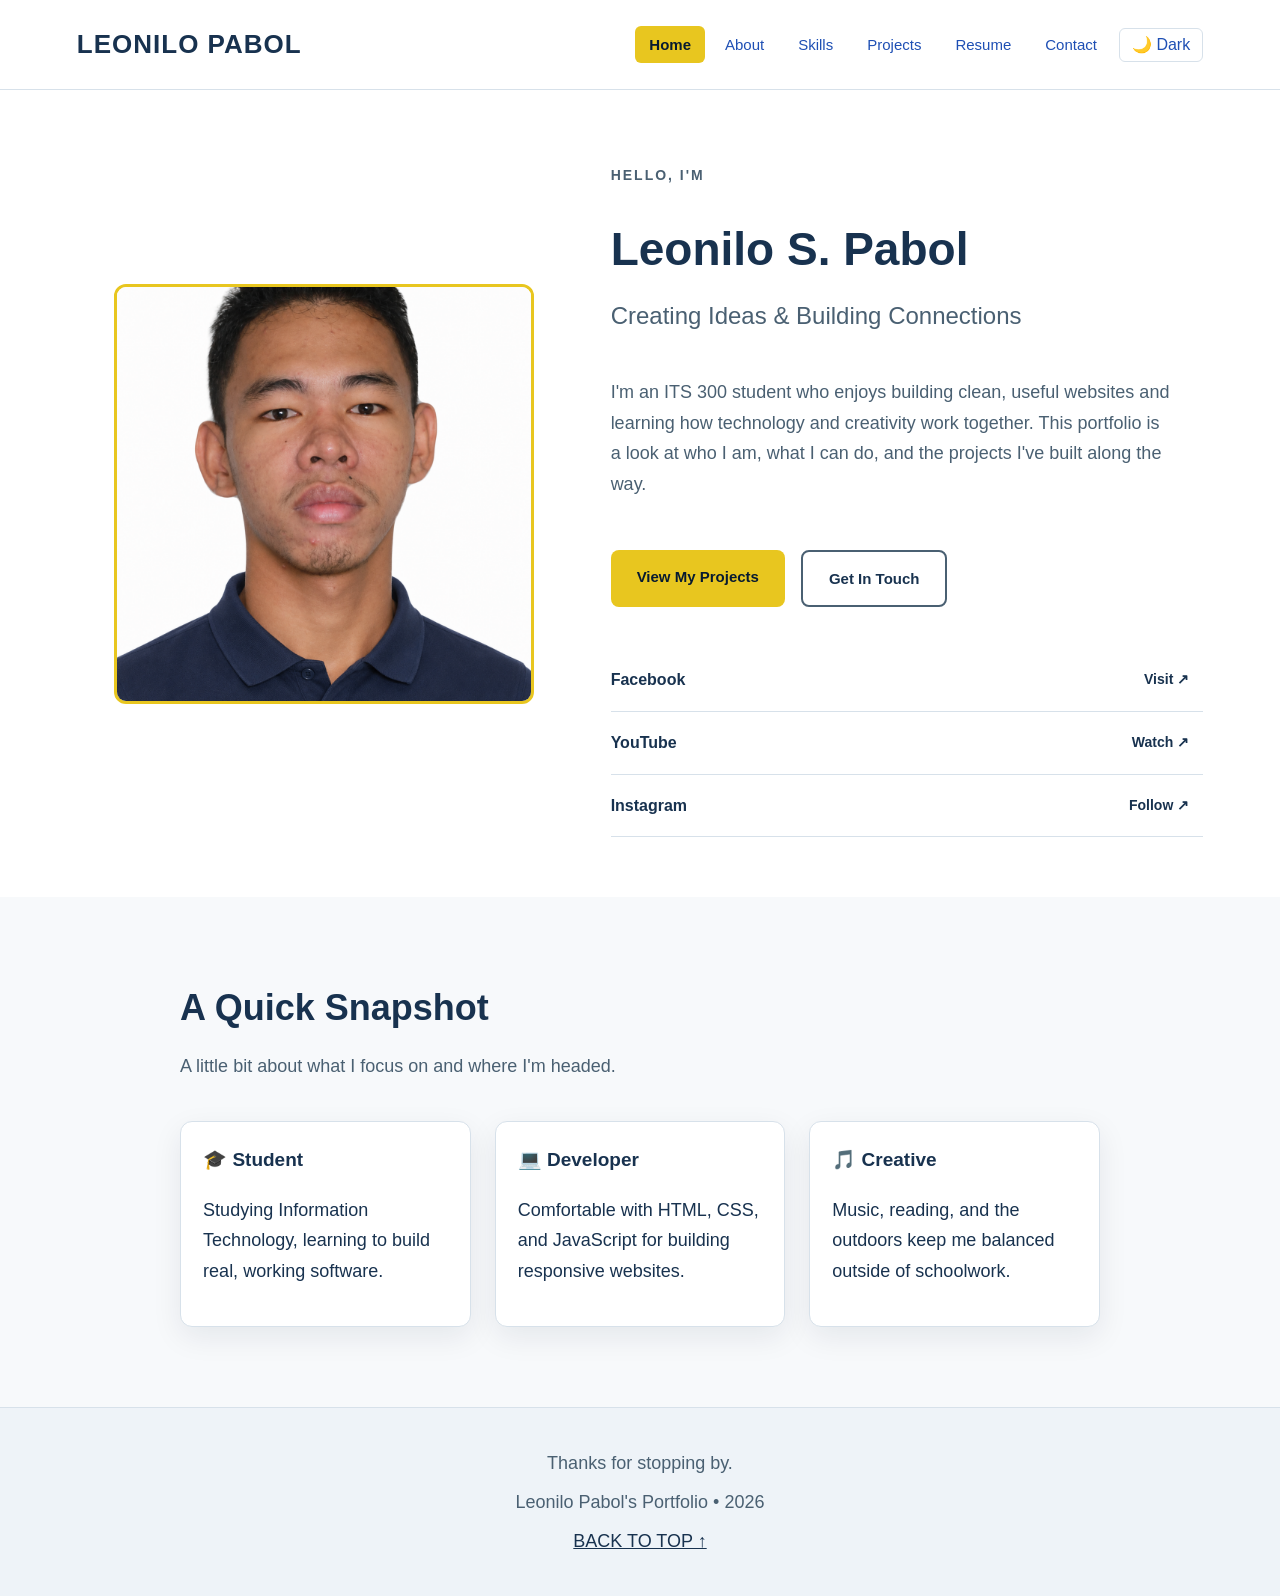
<file: index.html>
<!DOCTYPE html>
<html lang="en">
<head>
<meta charset="UTF-8">
<meta name="viewport" content="width=device-width, initial-scale=1.0">
<title>Leonilo Pabol | Home</title>
<link rel="stylesheet" href="css/style.css">
</head>
<body>

<header>
  <a href="index.html" class="brand">LEONILO PABOL</a>
  <div class="navbar">
    <ul class="nav-links">
      <li><a href="index.html">Home</a></li>
      <li><a href="about.html">About</a></li>
      <li><a href="skills.html">Skills</a></li>
      <li><a href="projects.html">Projects</a></li>
      <li><a href="resume.html">Resume</a></li>
      <li><a href="contact.html">Contact</a></li>
    </ul>
    <button class="theme-toggle" aria-label="Toggle dark mode">🌙 Dark</button>
    <button class="hamburger" aria-label="Open menu" aria-expanded="false">☰</button>
  </div>
</header>

<section class="intro">
  <div class="profilepic">
    <img src="images/leonilo.jpg" alt="Photo of Leonilo S. Pabol"
         onerror="this.outerHTML='<div class=&quot;placeholder-photo&quot;>Add your photo at<br>images/leonilo.jpg</div>'">
  </div>

  <div class="text-column">
    <p class="eyebrow">Hello, I'm</p>
    <h1 class="big-name">Leonilo S. Pabol</h1>
    <h2 class="big-tagline">Creating Ideas & Building Connections</h2>
    <p class="lead">I'm an ITS 300 student who enjoys building clean, useful websites and learning how technology and creativity work together. This portfolio is a look at who I am, what I can do, and the projects I've built along the way.</p>

    <div class="cta-row">
      <a href="projects.html" class="btn btn-primary">View My Projects</a>
      <a href="contact.html" class="btn btn-outline">Get In Touch</a>
    </div>

    <div class="link-list" style="margin-top:20px;">
      <div class="link-row"><span>Facebook</span><a href="https://www.facebook.com/leiyhoui" target="_blank" rel="noopener">Visit ↗</a></div>
      <div class="link-row"><span>YouTube</span><a href="https://www.youtube.com/@talmidkysun9687" target="_blank" rel="noopener">Watch ↗</a></div>
      <div class="link-row"><span>Instagram</span><a href="https://www.instagram.com/leomazingri/" target="_blank" rel="noopener">Follow ↗</a></div>
    </div>
  </div>
</section>

<section class="section">
  <div class="wrap">
    <h2 class="section-title">A Quick Snapshot</h2>
    <p class="section-sub">A little bit about what I focus on and where I'm headed.</p>
    <div class="skills-grid">
      <div class="skill-card">
        <h3>🎓 Student</h3>
        <p>Studying Information Technology, learning to build real, working software.</p>
      </div>
      <div class="skill-card">
        <h3>💻 Developer</h3>
        <p>Comfortable with HTML, CSS, and JavaScript for building responsive websites.</p>
      </div>
      <div class="skill-card">
        <h3>🎵 Creative</h3>
        <p>Music, reading, and the outdoors keep me balanced outside of schoolwork.</p>
      </div>
    </div>
  </div>
</section>

<footer>
  <p>Thanks for stopping by.</p>
  <p>Leonilo Pabol's Portfolio • <span id="year"></span></p>
  <a href="#top">BACK TO TOP ↑</a>
</footer>

<button id="scroll-top-btn" aria-label="Scroll to top">↑</button>
<script src="js/script.js"></script>
<script>document.getElementById('year').textContent = new Date().getFullYear();</script>
</body>
</html>
</file>
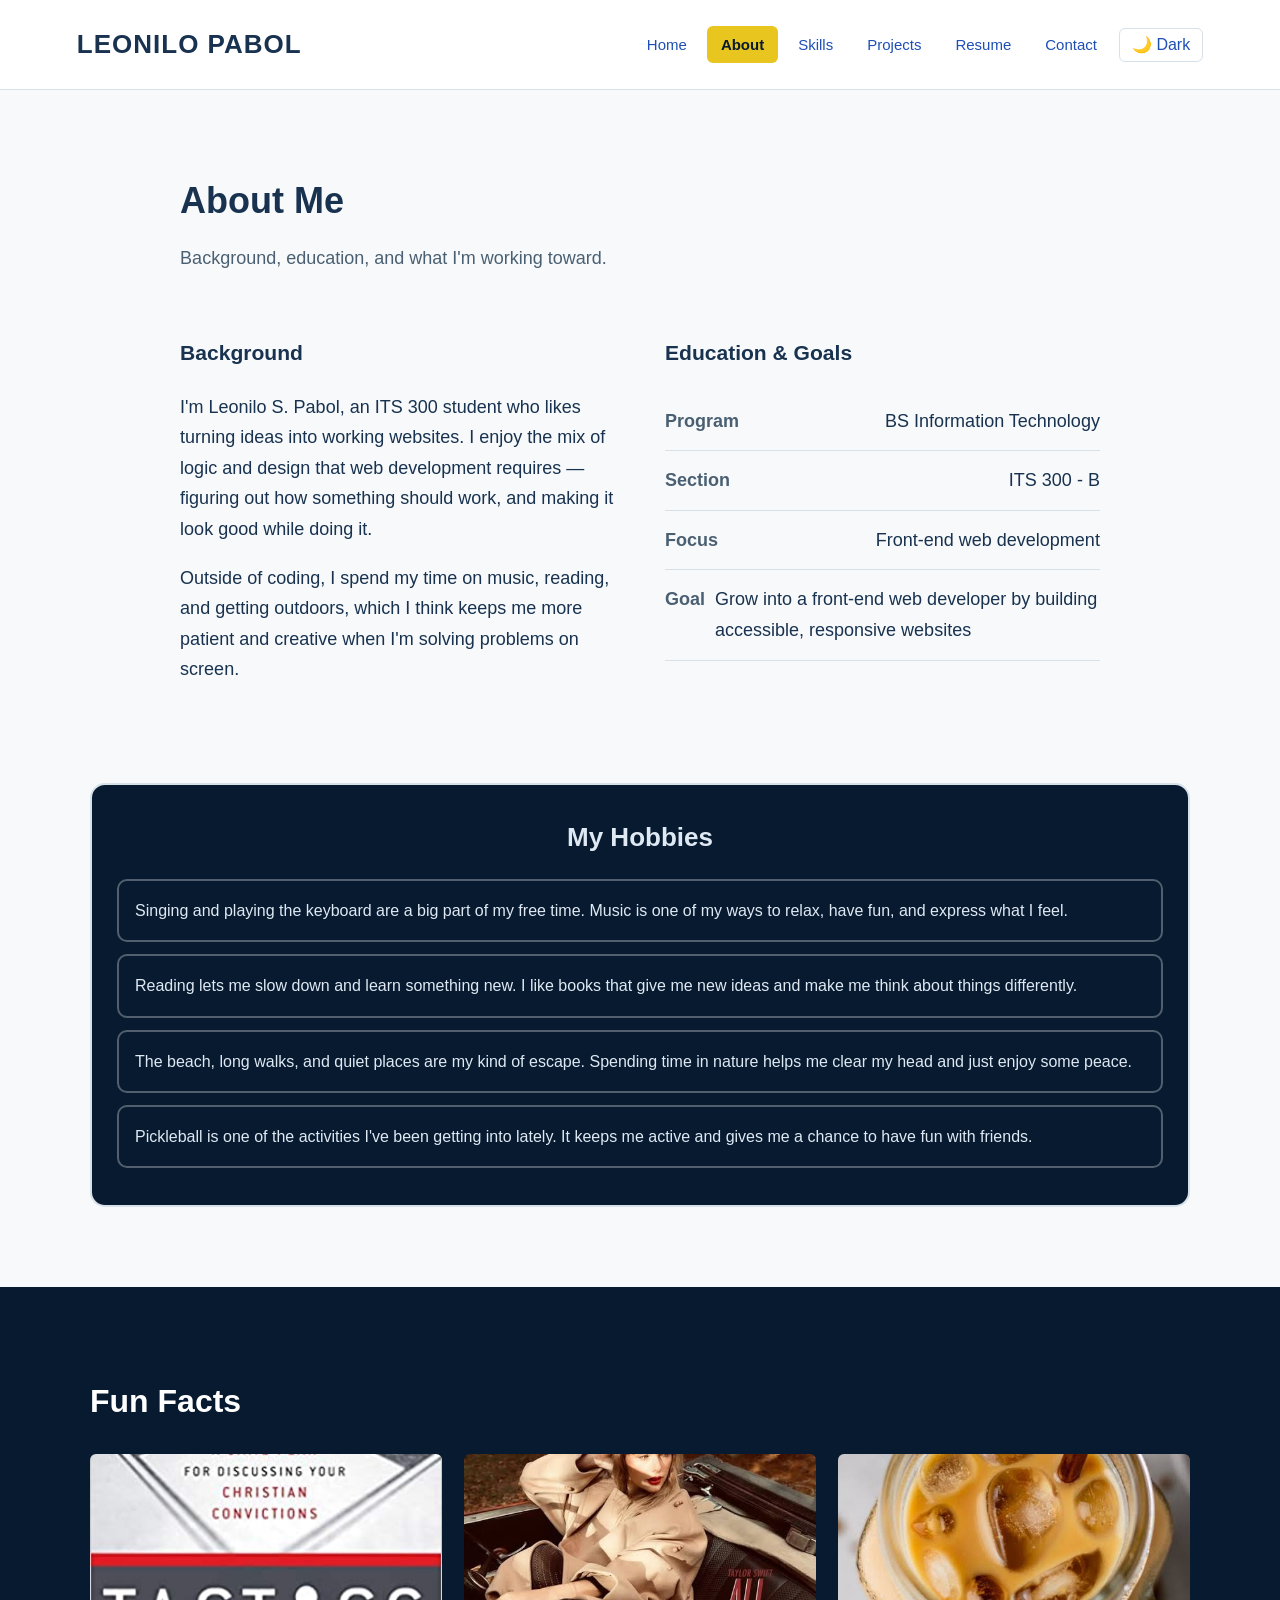
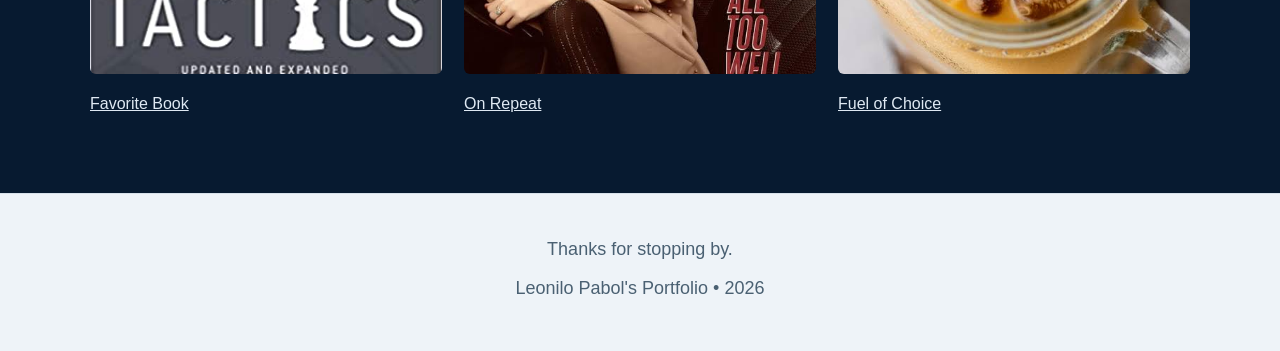
<file: about.html>
<!DOCTYPE html>
<html lang="en">
<head>
<meta charset="UTF-8">
<meta name="viewport" content="width=device-width, initial-scale=1.0">
<title>Leonilo Pabol | About</title>
<script src="js/script.js"></script>
<link rel="stylesheet" href="css/style.css">
</head>
<body>

<header>
  <a href="index.php" class="brand">LEONILO PABOL</a>
  <div class="navbar">
    <ul class="nav-links">
      <li><a href="index.php">Home</a></li>
      <li><a href="about.html">About</a></li>
      <li><a href="skills.php">Skills</a></li>
      <li><a href="projects.php">Projects</a></li>
      <li><a href="resume.php">Resume</a></li>
      <li><a href="contact.php">Contact</a></li>
    </ul>
    <button class="theme-toggle" aria-label="Toggle dark mode">🌙 Dark</button>
    <button class="hamburger" aria-label="Open menu" aria-expanded="false">☰</button>
  </div>
</header>

<section class="section">
  <div class="wrap">
    <h1 class="section-title">About Me</h1>
    <p class="section-sub">Background, education, and what I'm working toward.</p>

    <div class="about-grid">
      <div class="col">
        <h3>Background</h3>
        <p>I'm Leonilo S. Pabol, an ITS 300 student who likes turning ideas into working websites. I enjoy the mix of logic and design that web development requires — figuring out how something should work, and making it look good while doing it.</p>
        <p>Outside of coding, I spend my time on music, reading, and getting outdoors, which I think keeps me more patient and creative when I'm solving problems on screen.</p>
      </div>
      <div class="col">
        <h3>Education & Goals</h3>
        <ul class="info-list">
          <li><span class="label">Program</span><span>BS Information Technology</span></li>
          <li><span class="label">Section</span><span>ITS 300 - B</span></li>
          <li><span class="label">Focus</span><span>Front-end web development</span></li>
          <li><span class="label">Goal</span><span>Grow into a front-end web developer by building accessible, responsive websites</span></li>
        </ul>
      </div>
    </div>
  </div>
</section>

<section class="interests" style="padding:0 6% 80px;">
  <div class="wrap" style="padding:0; width:100%;">
    <div class="mother-box">
      <h3>My Hobbies</h3>
      <p class="hobby">Singing and playing the keyboard are a big part of my free time. Music is one of my ways to relax, have fun, and express what I feel.</p>
      <p class="hobby">Reading lets me slow down and learn something new. I like books that give me new ideas and make me think about things differently.</p>
      <p class="hobby">The beach, long walks, and quiet places are my kind of escape. Spending time in nature helps me clear my head and just enjoy some peace.</p>
      <p class="hobby">Pickleball is one of the activities I've been getting into lately. It keeps me active and gives me a chance to have fun with friends.</p>
    </div>
  </div>
</section>

<section class="funfacts">
  <div class="wrap" style="padding:0;">
    <h2>Fun Facts</h2>
    <div class="fact-grid">
      <div class="fact-card">
        <img class="fact-img" src="images/koukl-book-pic.jpg" alt="Book representing a favorite read">
        <p>Favorite Book</p>
      </div>
      <div class="fact-card">
        <img class="fact-img" src="images/atw.jpg" alt="Artwork for music that is on repeat">
        <p>On Repeat</p>
      </div>
      <div class="fact-card">
        <img class="fact-img" src="images/coffee.jpg" alt="Coffee, a favorite source of fuel">
        <p>Fuel of Choice</p>
      </div>
    </div>
  </div>
</section>

<footer>
  <p>Thanks for stopping by.</p>
  <p>Leonilo Pabol's Portfolio • <span id="year"></span></p>
</footer>

<button id="scroll-top-btn" aria-label="Scroll to top">↑</button>
<script>document.getElementById('year').textContent = new Date().getFullYear();</script>
</body>
</html>
</file>
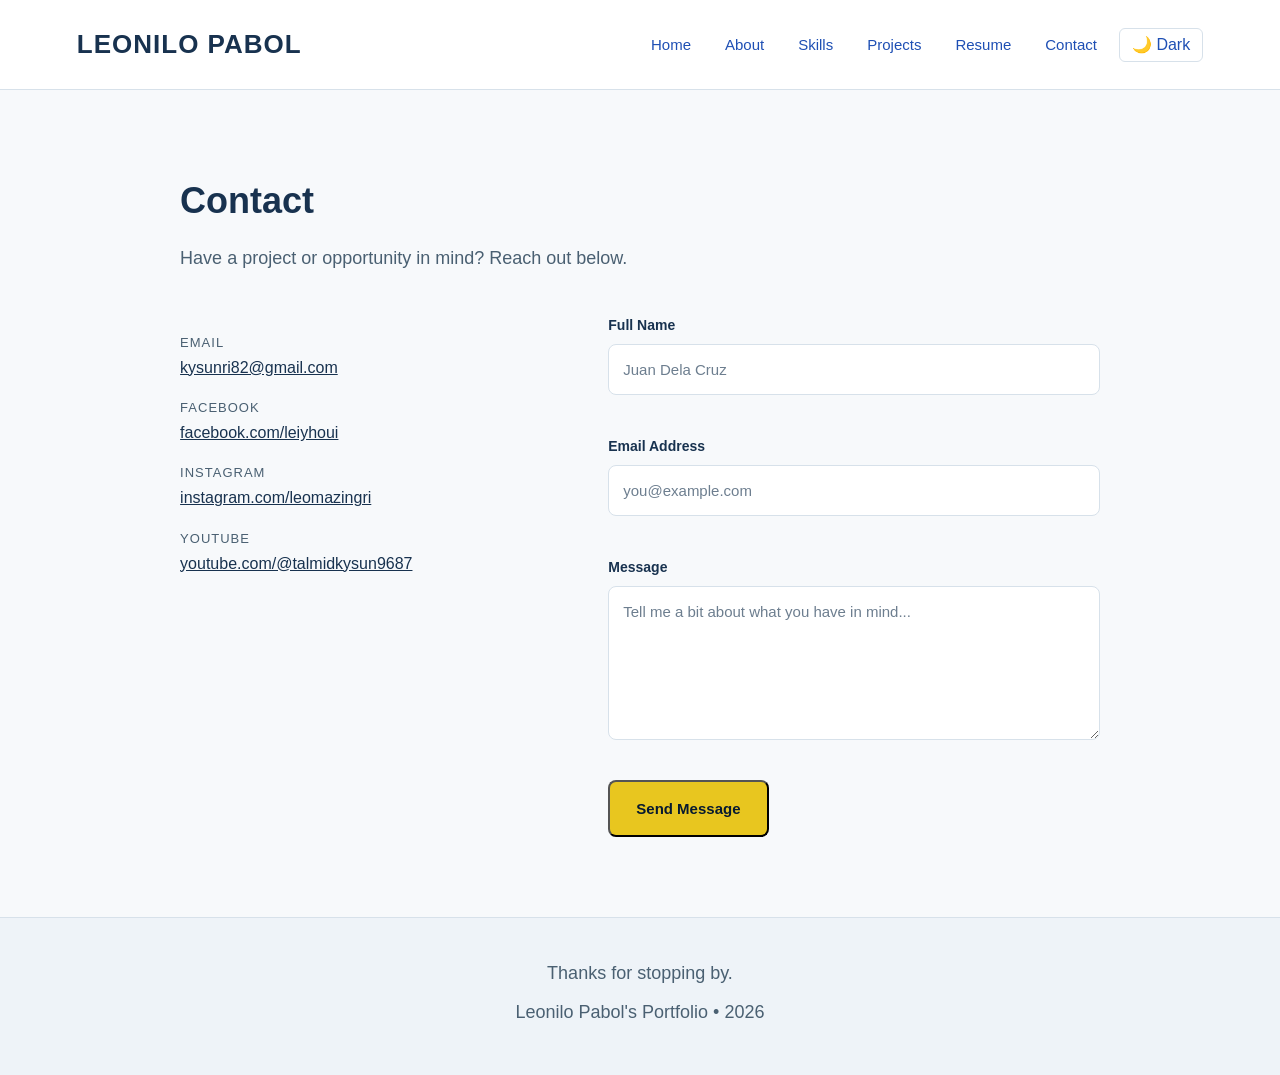
<file: contact.html>
<!DOCTYPE html>
<html lang="en">
<head>
<meta charset="UTF-8">
<meta name="viewport" content="width=device-width, initial-scale=1.0">
<title>Leonilo Pabol | Contact</title>
<script src="js/script.js"></script>
<link rel="stylesheet" href="css/style.css">
</head>
<body>

<header>
  <a href="index.php" class="brand">LEONILO PABOL</a>
  <div class="navbar">
    <ul class="nav-links">
      <li><a href="index.php">Home</a></li>
      <li><a href="about.html">About</a></li>
      <li><a href="skills.php">Skills</a></li>
      <li><a href="projects.php">Projects</a></li>
      <li><a href="resume.php">Resume</a></li>
      <li><a href="contact.php">Contact</a></li>
    </ul>
    <button class="theme-toggle" aria-label="Toggle dark mode">🌙 Dark</button>
    <button class="hamburger" aria-label="Open menu" aria-expanded="false">☰</button>
  </div>
</header>

<section class="section">
  <div class="wrap">
    <h1 class="section-title">Contact</h1>
    <p class="section-sub">Have a project or opportunity in mind? Reach out below.</p>

    <div class="contact-grid">
      <div class="contact-info">
        <ul>
          <li><span class="label">Email</span> <a href="mailto:kysunri82@gmail.com">kysunri82@gmail.com</a></li>
          <li><span class="label">Facebook</span> <a href="https://www.facebook.com/leiyhoui" target="_blank" rel="noopener">facebook.com/leiyhoui</a></li>
          <li><span class="label">Instagram</span> <a href="https://www.instagram.com/leomazingri/" target="_blank" rel="noopener">instagram.com/leomazingri</a></li>
          <li><span class="label">YouTube</span> <a href="https://www.youtube.com/@talmidkysun9687" target="_blank" rel="noopener">youtube.com/@talmidkysun9687</a></li>
        </ul>
      </div>

      <form id="contact-form" novalidate>
        <div class="form-group">
          <label for="name">Full Name</label>
          <input type="text" id="name" name="name" placeholder="Juan Dela Cruz">
          <span class="form-error" id="name-error"></span>
        </div>

        <div class="form-group">
          <label for="email">Email Address</label>
          <input type="email" id="email" name="email" placeholder="you@example.com">
          <span class="form-error" id="email-error"></span>
        </div>

        <div class="form-group">
          <label for="message">Message</label>
          <textarea id="message" name="message" rows="5" placeholder="Tell me a bit about what you have in mind..."></textarea>
          <span class="form-error" id="message-error"></span>
        </div>

        <button type="submit" class="btn btn-primary" style="align-self:flex-start;">Send Message</button>
        <div class="form-status" id="form-status"></div>
      </form>
    </div>
  </div>
</section>

<footer>
  <p>Thanks for stopping by.</p>
  <p>Leonilo Pabol's Portfolio • <span id="year"></span></p>
</footer>

<button id="scroll-top-btn" aria-label="Scroll to top">↑</button>
<script>document.getElementById('year').textContent = new Date().getFullYear();</script>
</body>
</html>
</file>
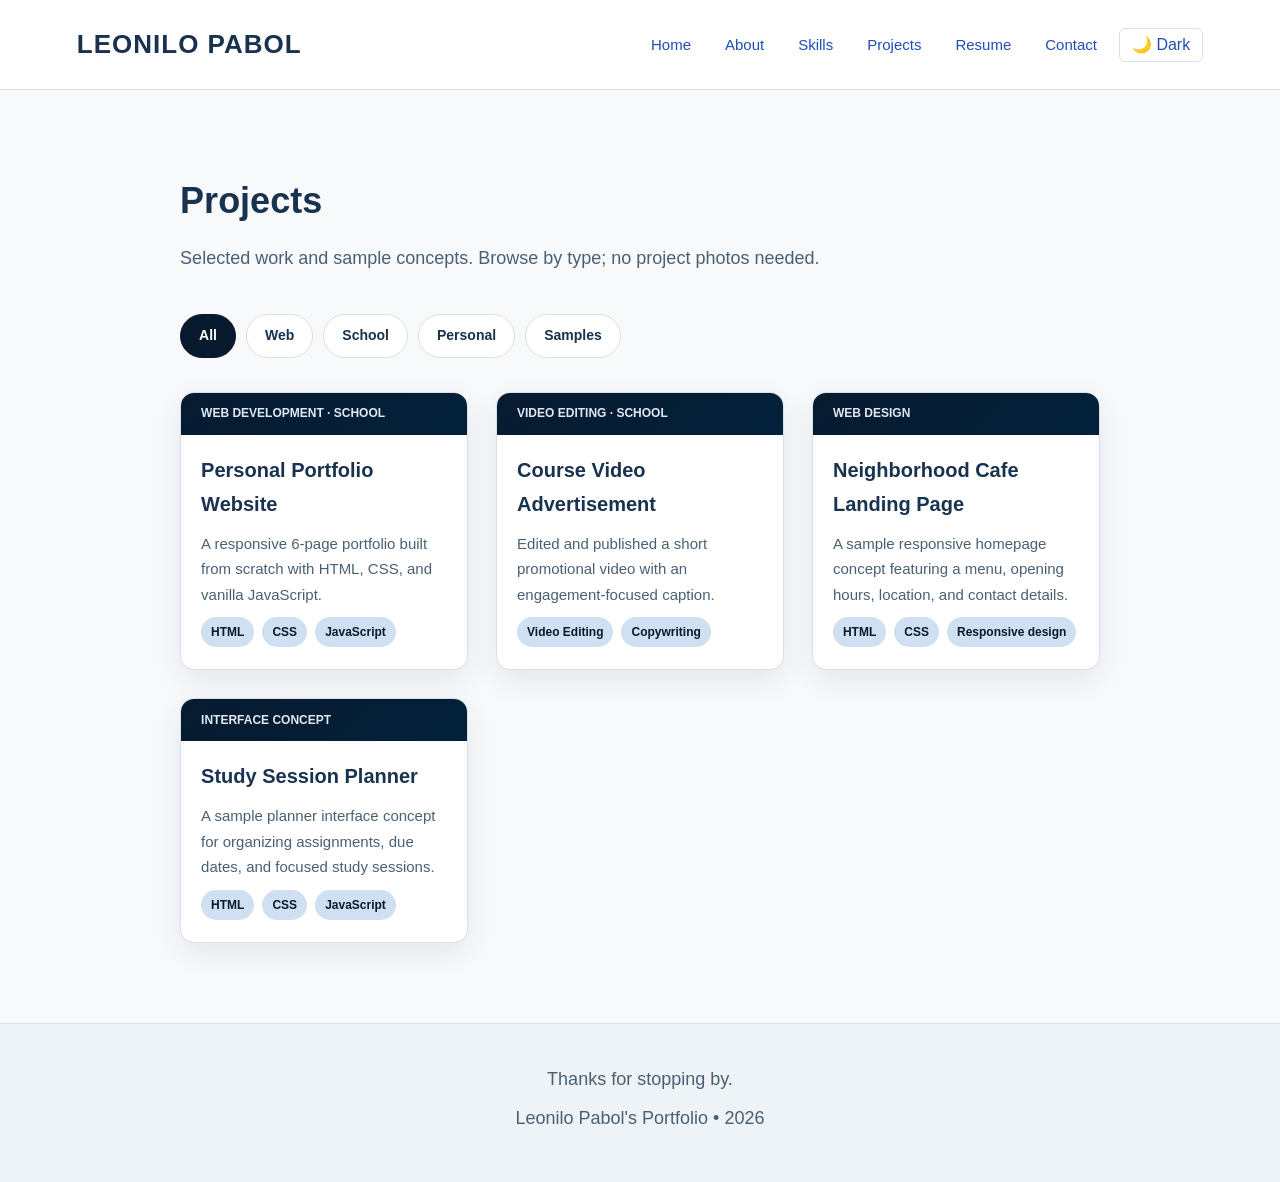
<file: projects.html>
<!DOCTYPE html>
<html lang="en">
<head>
<meta charset="UTF-8">
<meta name="viewport" content="width=device-width, initial-scale=1.0">
<title>Leonilo Pabol | Projects</title>
<script src="js/script.js"></script>
<link rel="stylesheet" href="css/style.css">
</head>
<body>

<header>
  <a href="index.php" class="brand">LEONILO PABOL</a>
  <div class="navbar">
    <ul class="nav-links">
      <li><a href="index.php">Home</a></li>
      <li><a href="about.html">About</a></li>
      <li><a href="skills.php">Skills</a></li>
      <li><a href="projects.php">Projects</a></li>
      <li><a href="resume.php">Resume</a></li>
      <li><a href="contact.php">Contact</a></li>
    </ul>
    <button class="theme-toggle" aria-label="Toggle dark mode">🌙 Dark</button>
    <button class="hamburger" aria-label="Open menu" aria-expanded="false">☰</button>
  </div>
</header>

<section class="section">
  <div class="wrap">
    <h1 class="section-title">Projects</h1>
    <p class="section-sub">Selected work and sample concepts. Browse by type; no project photos needed.</p>

    <div class="filter-row">
      <button class="filter-btn active" data-filter="all">All</button>
      <button class="filter-btn" data-filter="web">Web</button>
      <button class="filter-btn" data-filter="school">School</button>
      <button class="filter-btn" data-filter="personal">Personal</button>
      <button class="filter-btn" data-filter="sample">Samples</button>
    </div>

    <div class="projects-grid">

      <div class="project-card" data-category="school"
           data-title="Personal Portfolio Website"
           data-full-desc="A responsive 6-page portfolio (this site!) built with HTML, CSS, and vanilla JavaScript, including dark mode, form validation, and project filtering.">
        <div class="project-kind">Web development · School</div>
        <div class="project-body">
          <h3>Personal Portfolio Website</h3>
          <p>A responsive 6-page portfolio built from scratch with HTML, CSS, and vanilla JavaScript.</p>
          <div class="tag-row">
            <span class="tag">HTML</span><span class="tag">CSS</span><span class="tag">JavaScript</span>
          </div>
        </div>
      </div>

      <div class="project-card" data-category="web"
           data-title="Facebook Ad Video Project"
           data-full-desc="Edited and posted a short video advertisement for an animation course assignment, including caption copy written to boost engagement.">
        <div class="project-kind">Video editing · School</div>
        <div class="project-body">
          <h3>Course Video Advertisement</h3>
          <p>Edited and published a short promotional video with an engagement-focused caption.</p>
          <div class="tag-row">
            <span class="tag">Video Editing</span><span class="tag">Copywriting</span>
          </div>
        </div>
      </div>

      <div class="project-card" data-category="sample"
           data-title="Neighborhood Cafe Landing Page"
           data-full-desc="A sample concept for a neighborhood cafe, with a responsive menu, opening hours, location details, and a clear contact action.">
        <div class="project-kind">Web design</div>
        <div class="project-body">
          <h3>Neighborhood Cafe Landing Page</h3>
          <p>A sample responsive homepage concept featuring a menu, opening hours, location, and contact details.</p>
          <div class="tag-row">
            <span class="tag">HTML</span><span class="tag">CSS</span><span class="tag">Responsive design</span>
          </div>
        </div>
      </div>

      <div class="project-card" data-category="sample"
           data-title="Study Session Planner"
           data-full-desc="A sample study planner concept for organizing assignments into focused sessions, with task status and due dates.">
        <div class="project-kind">Interface concept</div>
        <div class="project-body">
          <h3>Study Session Planner</h3>
          <p>A sample planner interface concept for organizing assignments, due dates, and focused study sessions.</p>
          <div class="tag-row">
            <span class="tag">HTML</span><span class="tag">CSS</span><span class="tag">JavaScript</span>
          </div>
        </div>
      </div>

    </div>
  </div>
</section>

<footer>
  <p>Thanks for stopping by.</p>
  <p>Leonilo Pabol's Portfolio • <span id="year"></span></p>
</footer>

<button id="scroll-top-btn" aria-label="Scroll to top">↑</button>
<script>document.getElementById('year').textContent = new Date().getFullYear();</script>
</body>
</html>
</file>
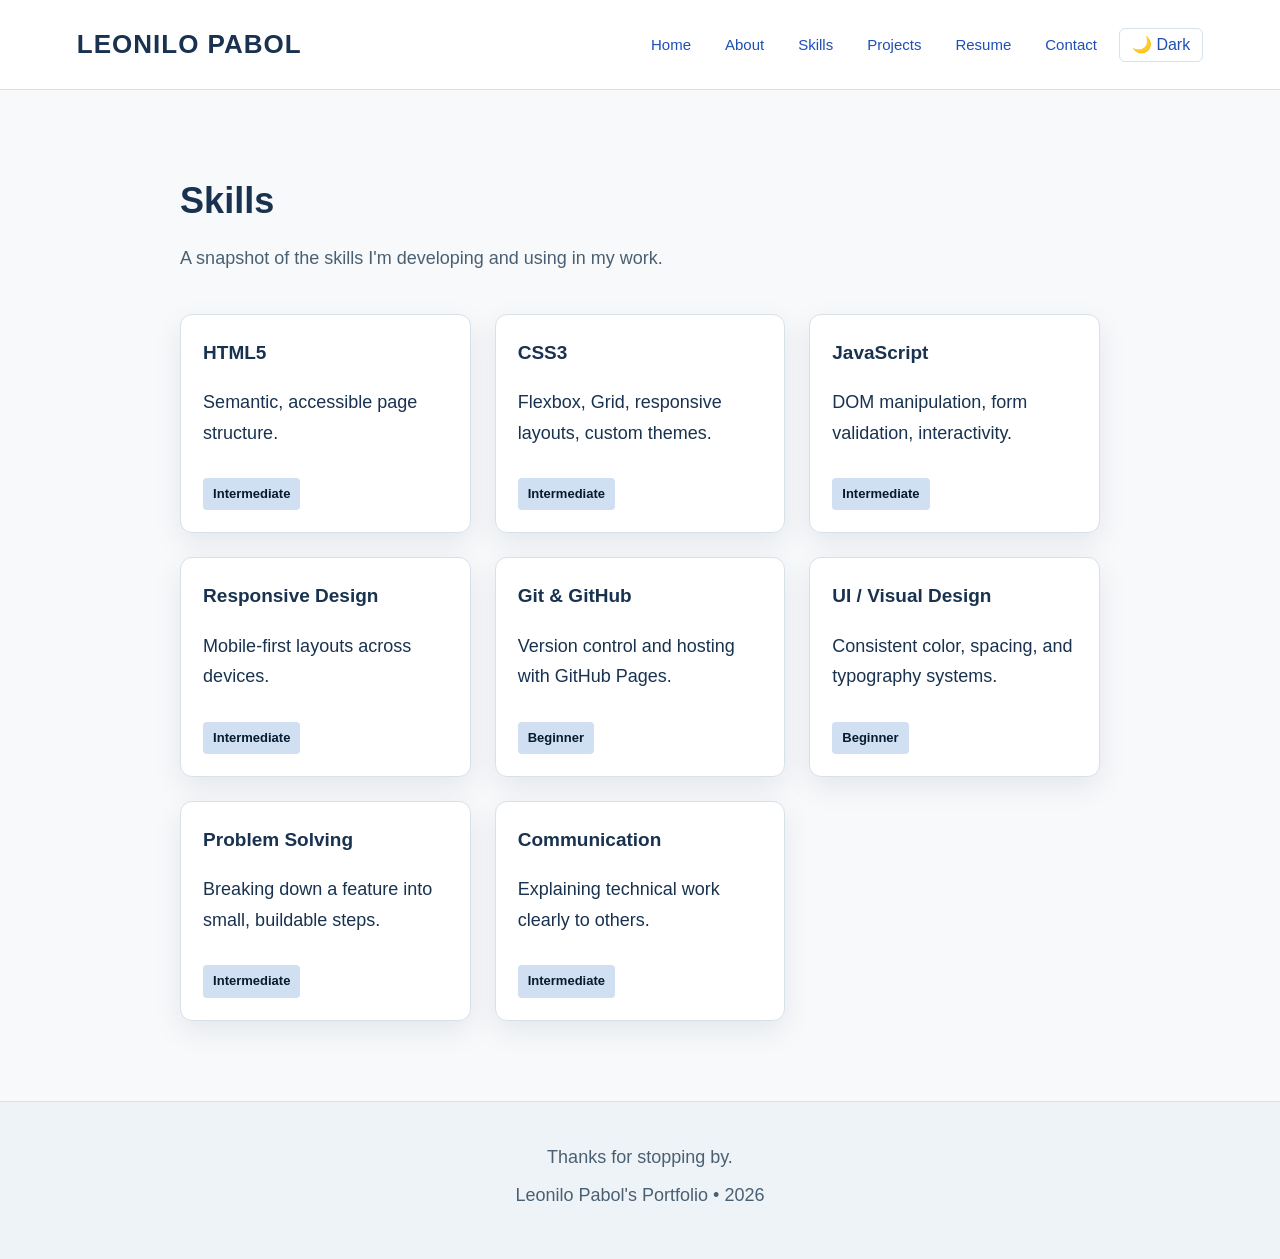
<file: skills.html>
<!DOCTYPE html>
<html lang="en">
<head>
<meta charset="UTF-8">
<meta name="viewport" content="width=device-width, initial-scale=1.0">
<title>Leonilo Pabol | Skills</title>
<script src="js/script.js"></script>
<link rel="stylesheet" href="css/style.css">
</head>
<body>

<header>
  <a href="index.php" class="brand">LEONILO PABOL</a>
  <div class="navbar">
    <ul class="nav-links">
      <li><a href="index.php">Home</a></li>
      <li><a href="about.html">About</a></li>
      <li><a href="skills.php">Skills</a></li>
      <li><a href="projects.php">Projects</a></li>
      <li><a href="resume.php">Resume</a></li>
      <li><a href="contact.php">Contact</a></li>
    </ul>
    <button class="theme-toggle" aria-label="Toggle dark mode">🌙 Dark</button>
    <button class="hamburger" aria-label="Open menu" aria-expanded="false">☰</button>
  </div>
</header>

<section class="section">
  <div class="wrap">
    <h1 class="section-title">Skills</h1>
    <p class="section-sub">A snapshot of the skills I'm developing and using in my work.</p>

    <div class="skills-grid">

      <div class="skill-card">
        <h3>HTML5</h3>
        <p>Semantic, accessible page structure.</p>
        <p class="skill-level">Intermediate</p>
      </div>

      <div class="skill-card">
        <h3>CSS3</h3>
        <p>Flexbox, Grid, responsive layouts, custom themes.</p>
        <p class="skill-level">Intermediate</p>
      </div>

      <div class="skill-card">
        <h3>JavaScript</h3>
        <p>DOM manipulation, form validation, interactivity.</p>
        <p class="skill-level">Intermediate</p>
      </div>

      <div class="skill-card">
        <h3>Responsive Design</h3>
        <p>Mobile-first layouts across devices.</p>
        <p class="skill-level">Intermediate</p>
      </div>

      <div class="skill-card">
        <h3>Git & GitHub</h3>
        <p>Version control and hosting with GitHub Pages.</p>
        <p class="skill-level">Beginner</p>
      </div>

      <div class="skill-card">
        <h3>UI / Visual Design</h3>
        <p>Consistent color, spacing, and typography systems.</p>
        <p class="skill-level">Beginner</p>
      </div>

      <div class="skill-card">
        <h3>Problem Solving</h3>
        <p>Breaking down a feature into small, buildable steps.</p>
        <p class="skill-level">Intermediate</p>
      </div>

      <div class="skill-card">
        <h3>Communication</h3>
        <p>Explaining technical work clearly to others.</p>
        <p class="skill-level">Intermediate</p>
      </div>

    </div>
  </div>
</section>

<footer>
  <p>Thanks for stopping by.</p>
  <p>Leonilo Pabol's Portfolio • <span id="year"></span></p>
</footer>

<button id="scroll-top-btn" aria-label="Scroll to top">↑</button>
<script>document.getElementById('year').textContent = new Date().getFullYear();</script>
</body>
</html>
</file>
<file: css/style.css>
/* =========================================================
   Leonilo S. Pabol — Personal Portfolio
   style.css — shared styles for all 6 pages
   ========================================================= */

:root {
  --bg: #f7f9fb;
  --surface: #ffffff;
  --surface-subtle: #eef3f8;
  --text: #18324f;
  --text-soft: #4a6072;
  --navy: #071a30;
  --navy-2: rgb(2, 33, 58);
  --navy-3: #040824;
  --chrome-bg: #ffffff;
  --chrome-text: #18324f;
  --chrome-link: #1e4fb4;
  --chrome-hover-bg: #edf3ff;
  --chrome-hover-text: #071a30;
  --chrome-border: #d7e1ea;
  --hero-bg: #071a30;
  --hero-text: #ffffff;
  --hero-text-soft: #dfe9f3;
  --footer-bg: #eef3f8;
  --footer-text: #18324f;
  --footer-text-soft: #4a6072;
  --footer-border: #d7e1ea;
  --accent: #e8c61f;
  --accent-soft: #d0dff1;
  --badge-bg: #d0dff1;
  --badge-text: #071a30;
  --border: rgba(255, 255, 255, 0.3);
  --card-border: #d7e1ea;
  --control-bg: #ffffff;
  --control-text: #18324f;
  --control-border: #d7e1ea;
  --placeholder: #6d7e8f;
  --error: #c62828;
  --error-bg: #fde4e4;
  --success: #1e7d34;
  --success-bg: #dff5e1;
  --shadow: 0 10px 30px rgba(7, 26, 48, 0.08);
  color-scheme: light;
}

[data-theme="dark"] {
  color-scheme: dark;
  --bg: #0c1c2e;
  --surface: #102338;
  --surface-subtle: #142b42;
  --text: #eef3f8;
  --text-soft: #b7c6d6;
  --navy: #081725;
  --navy-2: #102b42;
  --navy-3: #06111d;
  --chrome-bg: #091725;
  --chrome-text: #f5f8fc;
  --chrome-link: #dce8f5;
  --chrome-hover-bg: rgba(255, 255, 255, 0.08);
  --chrome-hover-text: #ffffff;
  --chrome-border: rgba(255, 255, 255, 0.16);
  --hero-bg: #091725;
  --hero-text: #f5f8fc;
  --hero-text-soft: #c5d3e0;
  --footer-bg: #06111d;
  --footer-text: #f5f8fc;
  --footer-text-soft: #c5d3e0;
  --footer-border: rgba(255, 255, 255, 0.16);
  --accent-soft: #203b58;
  --badge-bg: #1c3a5a;
  --badge-text: #d0dff1;
  --border: rgba(255, 255, 255, 0.2);
  --card-border: #1c3a5a;
  --control-bg: #0b1b2c;
  --control-text: #eef3f8;
  --control-border: #35516d;
  --placeholder: #a6b5c5;
  --error: #ff9b9b;
  --error-bg: #3b2028;
  --success: #a9e2b7;
  --success-bg: #19372c;
  --shadow: 0 10px 30px rgba(0, 0, 0, 0.35);
}

* { box-sizing: border-box; }

html {
  min-height: 100vh;
  background-color: var(--bg);
  color: var(--text);
  scroll-behavior: smooth;
  transition: background-color .25s ease;
}

body {
  min-height: 100vh;
  margin: 0;
  font-family: Arial, Helvetica, sans-serif;
  font-size: 18px;
  line-height: 1.7;
  color: var(--text);
  background-color: var(--bg);
  transition: background-color .25s ease, color .25s ease;
}

button, input, select, textarea { font: inherit; }

button:focus-visible, a:focus-visible, input:focus-visible,
select:focus-visible, textarea:focus-visible {
  outline: 3px solid var(--accent);
  outline-offset: 3px;
}

::selection { color: var(--text); background: var(--accent-soft); }

img { max-width: 100%; display: block; }
a { color: inherit; }

.wrap { max-width: 1100px; margin: 0 auto; padding: 0 8%; }

/* ---------- HEADER / NAV ---------- */
header {
  position: sticky;
  top: 0;
  z-index: 100;
  min-height: 90px;
  padding: 0 6%;
  display: flex;
  align-items: center;
  justify-content: space-between;
  background-color: var(--chrome-bg);
  color: var(--chrome-text);
  border-bottom: 1px solid var(--chrome-border);
  transition: background-color .25s ease, color .25s ease, border-color .25s ease;
}

.brand { font-size: 26px; font-weight: 800; letter-spacing: 1px; text-decoration: none; color: var(--chrome-text); }

.navbar { display: flex; align-items: center; gap: 8px; }

.nav-links {
  display: flex;
  gap: 6px;
  list-style: none;
  margin: 0;
  padding: 0;
}

.nav-links a {
  color: var(--chrome-link);
  text-decoration: none;
  font-size: 15px;
  padding: 10px 14px;
  border-radius: 6px;
  transition: background-color .2s ease, color .2s ease;
}

.nav-links a:hover { background-color: var(--chrome-hover-bg); color: var(--chrome-hover-text); }

.nav-links a.active {
  background-color: var(--accent);
  color: var(--navy);
  font-weight: 700;
}

.theme-toggle, .hamburger {
  background: transparent;
  border: 1px solid var(--chrome-border);
  color: var(--chrome-link);
  border-radius: 6px;
  cursor: pointer;
  font-size: 16px;
  padding: 8px 12px;
  line-height: 1;
}

.theme-toggle:hover { border-color: var(--accent); color: var(--chrome-hover-text); background: var(--chrome-hover-bg); }

.hamburger { display: none; font-size: 20px; }

/* ---------- HERO / INTRO (Home page) ---------- */
.intro {
  min-height: 600px;
  display: flex;
  align-items: center;
  gap: 40px;
  padding: 60px 6%;
  background-color: var(--surface);
  color: var(--text);
}

[data-theme="dark"] .intro {
  background-color: var(--hero-bg);
  color: var(--hero-text);
}

.profilepic { flex: 1; display: flex; align-items: center; justify-content: center; }
.profilepic img,
.profilepic .placeholder-photo {
  width: 100%;
  max-width: 420px;
  aspect-ratio: 1 / 1;
  object-fit: cover;
  border-radius: 12px;
  border: 3px solid var(--accent);
}
.placeholder-photo {
  display: flex;
  align-items: center;
  justify-content: center;
  background: linear-gradient(135deg, #0b2440, #13375c);
  color: var(--hero-text-soft);
  font-size: 16px;
  text-align: center;
  padding: 20px;
}

.intro .placeholder-photo {
  background: linear-gradient(135deg, var(--surface-subtle), var(--surface));
  color: var(--text-soft);
}

[data-theme="dark"] .intro .placeholder-photo {
  background: linear-gradient(135deg, #0b2440, #13375c);
  color: var(--hero-text-soft);
}

.text-column { flex: 1.2; display: flex; flex-direction: column; gap: 22px; }
.eyebrow { color: var(--accent); font-weight: 700; letter-spacing: 2px; font-size: 14px; text-transform: uppercase; }
.intro .eyebrow { color: var(--text-soft); }
.intro .big-tagline, .intro p.lead { color: var(--text-soft); }
[data-theme="dark"] .intro .eyebrow { color: var(--accent); }
[data-theme="dark"] .intro .big-tagline,
[data-theme="dark"] .intro p.lead { color: var(--hero-text-soft); }
.big-name { margin: 0; font-size: 46px; font-weight: 800; line-height: 1.1; }
.big-tagline { margin: 0; font-size: 24px; font-weight: 400; }
.intro p.lead { max-width: 560px; }

.cta-row { display: flex; gap: 16px; flex-wrap: wrap; margin-top: 10px; }
.btn {
  display: inline-block;
  padding: 14px 26px;
  border-radius: 8px;
  text-decoration: none;
  font-weight: 700;
  font-size: 15px;
  transition: transform .15s ease, box-shadow .15s ease;
}
.btn:hover { transform: translateY(-2px); box-shadow: var(--shadow); }
.btn-primary { background-color: var(--accent); color: var(--navy); }
.btn-outline { background: transparent; color: var(--text); border: 2px solid var(--text-soft); }
.intro .link-row { border-color: var(--card-border); }
[data-theme="dark"] .intro .btn-outline { color: var(--hero-text); border-color: rgba(255,255,255,0.5); }

.link-row {
  display: flex;
  justify-content: space-between;
  align-items: center;
  padding: 12px 0;
  border-bottom: 1px solid var(--border);
  font-size: 16px;
  font-weight: 700;
}
.link-row a {
  background: var(--surface);
  color: var(--text);
  font-size: 14px;
  text-decoration: none;
  padding: 7px 14px;
  border-radius: 4px;
}
.link-row a:hover { background: var(--accent); color: var(--navy); }

/* ---------- SECTION SHELL ---------- */
.section { padding: 80px 6%; }
.section-alt { background-color: var(--surface); }
.section-title {
  font-size: 36px;
  margin: 0 0 12px;
  color: var(--text);
}
.section-sub { color: var(--text-soft); margin: 0 0 40px; max-width: 640px; }

/* ---------- ABOUT PAGE ---------- */
.about-grid { display: flex; gap: 50px; align-items: flex-start; flex-wrap: wrap; }
.about-grid .col { flex: 1; min-width: 260px; }
.info-list { list-style: none; padding: 0; margin: 0; }
.info-list li {
  padding: 14px 0;
  border-bottom: 1px solid var(--card-border);
  display: flex;
  justify-content: space-between;
  gap: 10px;
}
.info-list span.label { color: var(--text-soft); font-weight: 700; }

.interests { display: flex; align-items: stretch; gap: 30px; flex-wrap: wrap; }
.mother-box {
  flex: 1;
  min-width: 260px;
  padding: 25px;
  text-align: center;
  border: 2px solid var(--card-border);
  border-radius: 15px;
  background-color: var(--hero-bg);
  color: var(--hero-text);
}
.mother-box h3 { font-size: 26px; margin: 5px 0 20px; color: var(--hero-text-soft); }
.hobby {
  font-size: 16px;
  margin: 12px auto;
  padding: 16px;
  color: var(--hero-text-soft);
  border: 2px solid var(--border);
  border-radius: 10px;
  text-align: left;
}

/* ---------- SKILLS PAGE ---------- */
.skills-grid {
  display: grid;
  grid-template-columns: repeat(auto-fit, minmax(220px, 1fr));
  gap: 24px;
}
.skill-card {
  background: var(--surface);
  border: 1px solid var(--card-border);
  border-radius: 12px;
  padding: 22px;
  box-shadow: var(--shadow);
}
.skill-card h3 { margin: 0 0 6px; font-size: 19px; }
.skill-level {
  display: inline-block;
  margin: 12px 0 0;
  padding: 5px 10px;
  border-radius: 4px;
  background: var(--badge-bg);
  color: var(--badge-text);
  font-size: 13px;
  font-weight: 700;
}

/* ---------- PROJECTS PAGE ---------- */
.filter-row { display: flex; gap: 10px; flex-wrap: wrap; margin-bottom: 34px; }
.filter-btn {
  padding: 9px 18px;
  border-radius: 999px;
  border: 1px solid var(--card-border);
  background: var(--surface);
  color: var(--text);
  cursor: pointer;
  font-size: 14px;
  font-weight: 600;
  transition: background-color .2s ease, color .2s ease;
}
.filter-btn:hover { border-color: var(--accent); background: var(--surface-subtle); }
.filter-btn.active { background: var(--navy); color: white; border-color: var(--navy); }

.projects-grid {
  display: grid;
  grid-template-columns: repeat(auto-fit, minmax(260px, 1fr));
  gap: 28px;
}
.project-card {
  background: var(--surface);
  border: 1px solid var(--card-border);
  border-radius: 14px;
  overflow: hidden;
  box-shadow: var(--shadow);
  display: flex;
  flex-direction: column;
  transition: transform .2s ease;
}
.project-card:hover { transform: translateY(-4px); }
.project-image {
  display: block;
  width: 100%;
  aspect-ratio: 16 / 9;
  object-fit: cover;
}
.project-kind {
  min-height: 42px;
  background: linear-gradient(135deg, var(--navy), var(--navy-2));
  color: var(--hero-text-soft);
  display: flex;
  align-items: center;
  padding: 10px 20px;
  font-size: 12px;
  font-weight: 700;
  text-transform: uppercase;
}
.project-body { padding: 18px 20px 22px; display: flex; flex-direction: column; gap: 10px; flex: 1; }
.project-body h3 { margin: 0; font-size: 20px; }
.project-body p { margin: 0; color: var(--text-soft); font-size: 15px; }
.tag-row { display: flex; flex-wrap: wrap; gap: 8px; margin-top: auto; }
.tag {
  font-size: 12px;
  font-weight: 700;
  padding: 5px 10px;
  border-radius: 999px;
  background: var(--badge-bg);
  color: var(--badge-text);
}

/* ---------- RESUME PAGE ---------- */
.timeline { list-style: none; margin: 0; padding: 0; border-left: 3px solid var(--accent); }
.timeline li { position: relative; padding: 0 0 34px 30px; }
.timeline li::before {
  content: "";
  position: absolute; left: -9px; top: 4px;
  width: 15px; height: 15px; border-radius: 50%;
  background: var(--accent); border: 3px solid var(--bg);
}
.timeline .when { color: var(--text-soft); font-size: 14px; font-weight: 700; text-transform: uppercase; }
.timeline h3 { margin: 4px 0; font-size: 20px; }
.timeline p { margin: 0; color: var(--text-soft); }

/* ---------- CONTACT PAGE ---------- */
.contact-grid { display: flex; gap: 50px; flex-wrap: wrap; }
.contact-info { flex: 1; min-width: 260px; }
.contact-info ul { list-style: none; padding: 0; }
.contact-info li { margin-bottom: 16px; font-size: 16px; }
.contact-info .label { display: block; color: var(--text-soft); font-size: 13px; text-transform: uppercase; letter-spacing: 1px; }

form#contact-form, form.contact-form { flex: 1.3; min-width: 280px; display: flex; flex-direction: column; gap: 18px; }
.form-group { display: flex; flex-direction: column; gap: 6px; }
.form-group label { font-weight: 700; font-size: 14px; }
.form-group input, .form-group select, .form-group textarea {
  padding: 12px 14px;
  border-radius: 8px;
  border: 1px solid var(--control-border);
  background: var(--control-bg);
  color: var(--control-text);
  font-family: inherit;
  font-size: 15px;
}
.form-group select option { background: var(--control-bg); color: var(--control-text); }
.form-group input:focus, .form-group select:focus, .form-group textarea:focus { outline: 2px solid var(--accent); }
.form-group input::placeholder, .form-group textarea::placeholder { color: var(--placeholder); opacity: 1; }
.form-error {
  color: var(--error);
  font-size: 13px;
  min-height: 16px;
}
.form-status {
  font-size: 15px;
  font-weight: 700;
  padding: 12px 14px;
  border-radius: 8px;
  display: none;
}
.form-status.show { display: block; }
.form-status.success { background: var(--success-bg); color: var(--success); }
.form-status.error { background: var(--error-bg); color: var(--error); }

/* ---------- FUN FACTS (used on About) ---------- */
.funfacts { background-color: var(--hero-bg); padding: 60px 6%; color: var(--hero-text); }
.funfacts h2 { font-size: 32px; margin-bottom: 26px; }
.fact-grid { display: grid; grid-template-columns: repeat(auto-fit, minmax(200px, 1fr)); gap: 22px; }
.fact-card { }
.fact-card .fact-img {
  display: block; width: 100%; height: 220px; border-radius: 6px;
  object-fit: cover;
}
.fact-card p { display: flex; justify-content: space-between; font-size: 16px; text-decoration: underline; color: var(--hero-text-soft); }

/* ---------- FOOTER ---------- */
footer {
  padding: 40px 10%;
  text-align: center;
  background-color: var(--footer-bg);
  color: var(--footer-text);
  border-top: 1px solid var(--footer-border);
  transition: background-color .25s ease, color .25s ease, border-color .25s ease;
}
footer p { color: var(--footer-text-soft); margin: 0 0 8px; }

/* ---------- SCROLL TO TOP ---------- */
#scroll-top-btn {
  position: fixed;
  bottom: 26px; right: 26px;
  width: 46px; height: 46px;
  border-radius: 50%;
  border: none;
  background: var(--accent);
  color: var(--navy);
  font-size: 20px;
  cursor: pointer;
  box-shadow: var(--shadow);
  display: none;
  align-items: center;
  justify-content: center;
  z-index: 150;
}
#scroll-top-btn.show { display: flex; }

/* ---------- RESPONSIVE ---------- */
@media (max-width: 800px) {
  header {
    gap: 10px;
    padding-right: clamp(12px, 4vw, 28px);
    padding-left: clamp(12px, 4vw, 28px);
  }

  .brand {
    min-width: 0;
    max-width: calc(100vw - 154px);
    overflow: hidden;
    font-size: clamp(18px, 4.5vw, 24px);
    text-overflow: ellipsis;
    white-space: nowrap;
  }

  .navbar {
    flex: 0 0 auto;
    gap: 6px;
    margin-left: auto;
  }

  .theme-toggle, .hamburger {
    min-height: 42px;
    flex: 0 0 auto;
    padding: 9px 10px;
    white-space: nowrap;
  }

  .theme-toggle { min-width: 78px; text-align: center; }
  .hamburger { display: inline-block; width: 42px; padding: 8px; }

  .nav-links {
    position: absolute;
    z-index: 101;
    top: 100%;
    left: auto;
    right: max(clamp(12px, 4vw, 28px), env(safe-area-inset-right, 0px));
    width: min(240px, calc(100vw - max(clamp(12px, 4vw, 28px), env(safe-area-inset-left, 0px)) - max(clamp(12px, 4vw, 28px), env(safe-area-inset-right, 0px))));
    max-width: calc(100vw - 24px);
    background: var(--chrome-bg);
    flex-direction: column;
    gap: 0;
    max-height: 0;
    overflow-x: hidden;
    overflow-y: auto;
    overscroll-behavior: contain;
    border: 0;
    border-radius: 0 0 10px 10px;
    transition: max-height .3s ease;
  }
  .nav-links.open {
    max-height: min(70vh, 420px);
    padding: 8px 0;
    border: 1px solid var(--chrome-border);
    box-shadow: var(--shadow);
  }
  .nav-links a {
    display: block;
    width: 100%;
    padding: 12px 16px;
    border-bottom: 1px solid var(--chrome-border);
  }
  .nav-links li:last-child a { border-bottom: 0; }

  .intro { flex-direction: column; text-align: center; padding: 50px 8%; }
  .cta-row { justify-content: center; }
  .text-column { align-items: center; }
  .link-row { text-align: left; }

  .about-grid, .contact-grid { flex-direction: column; }
  .section { padding: 60px 6%; }
  .big-name { font-size: 34px; }
  .big-tagline { font-size: 19px; }
}

@media (max-width: 360px) {
  header { gap: 6px; }
  .brand { max-width: calc(100vw - 144px); }
  .navbar { gap: 4px; }
  .theme-toggle { min-width: 72px; padding-right: 7px; padding-left: 7px; }
  .hamburger { width: 40px; }
}
</file>
